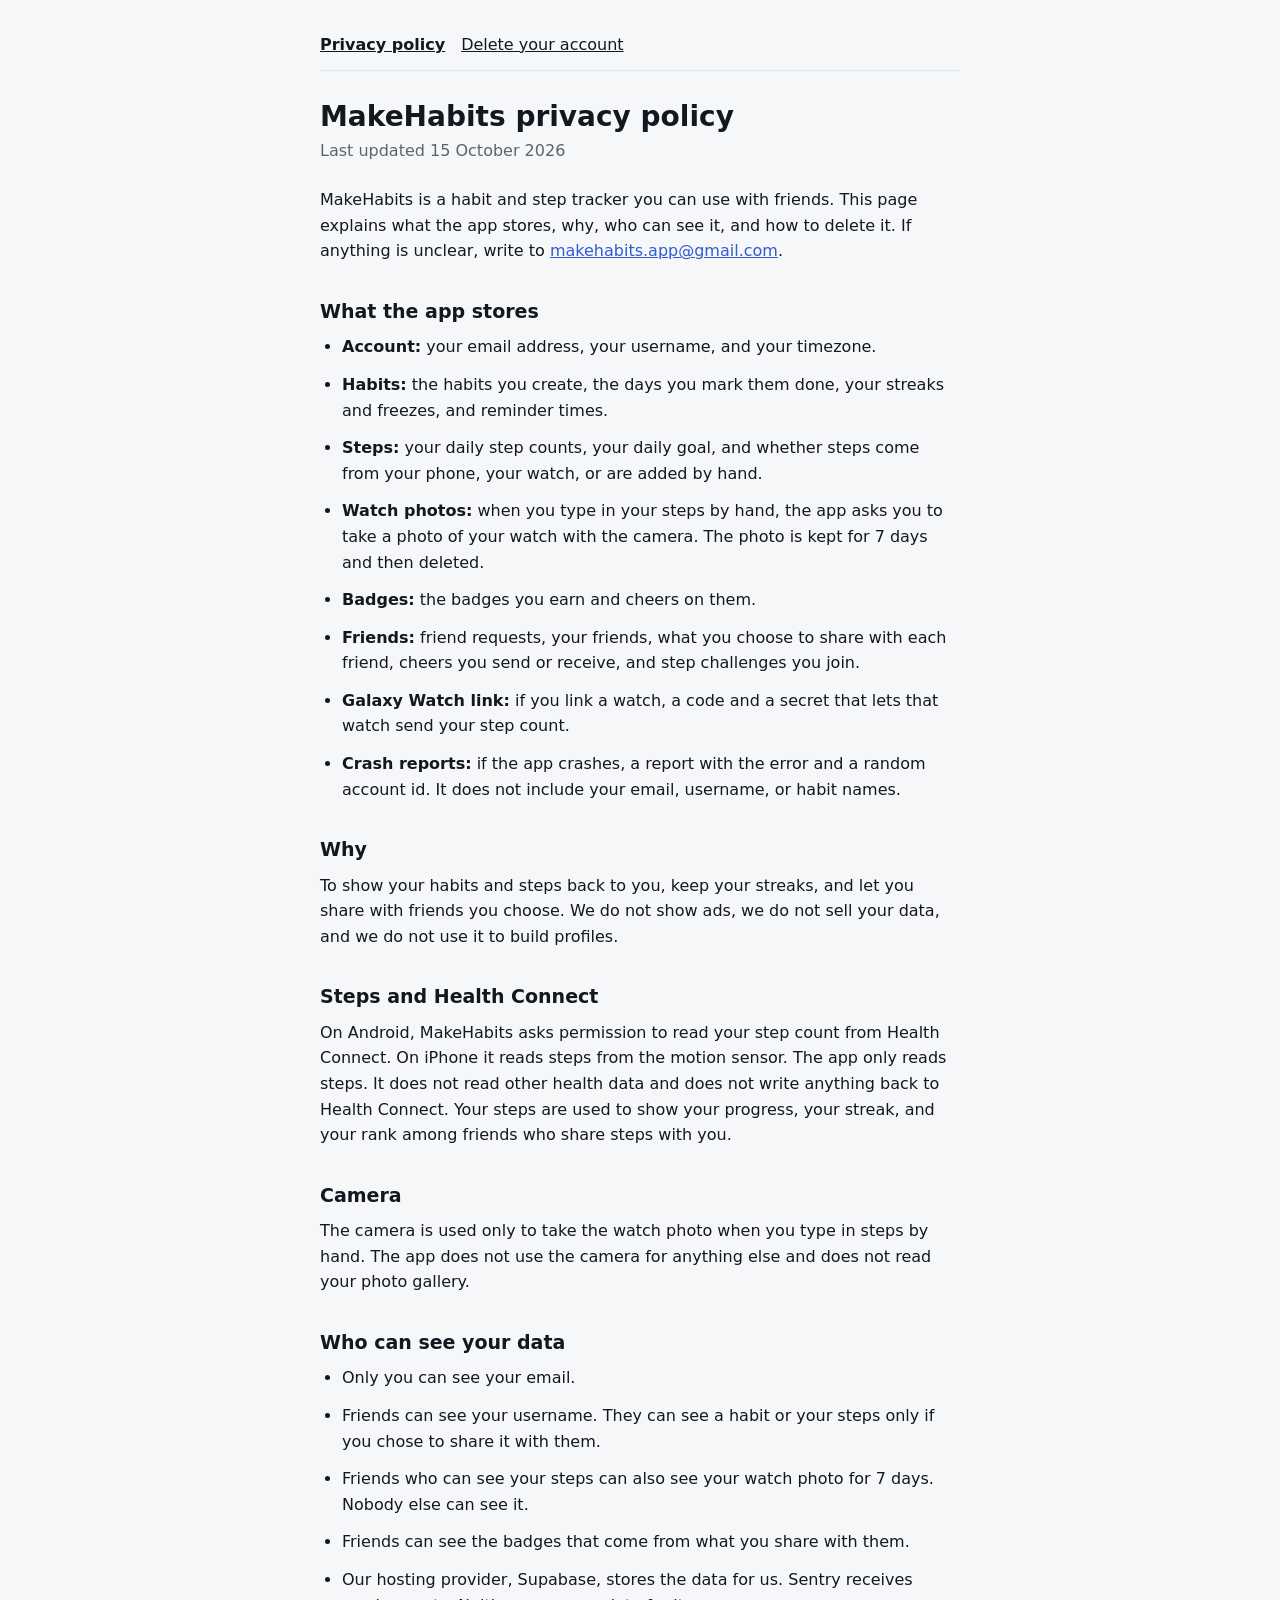
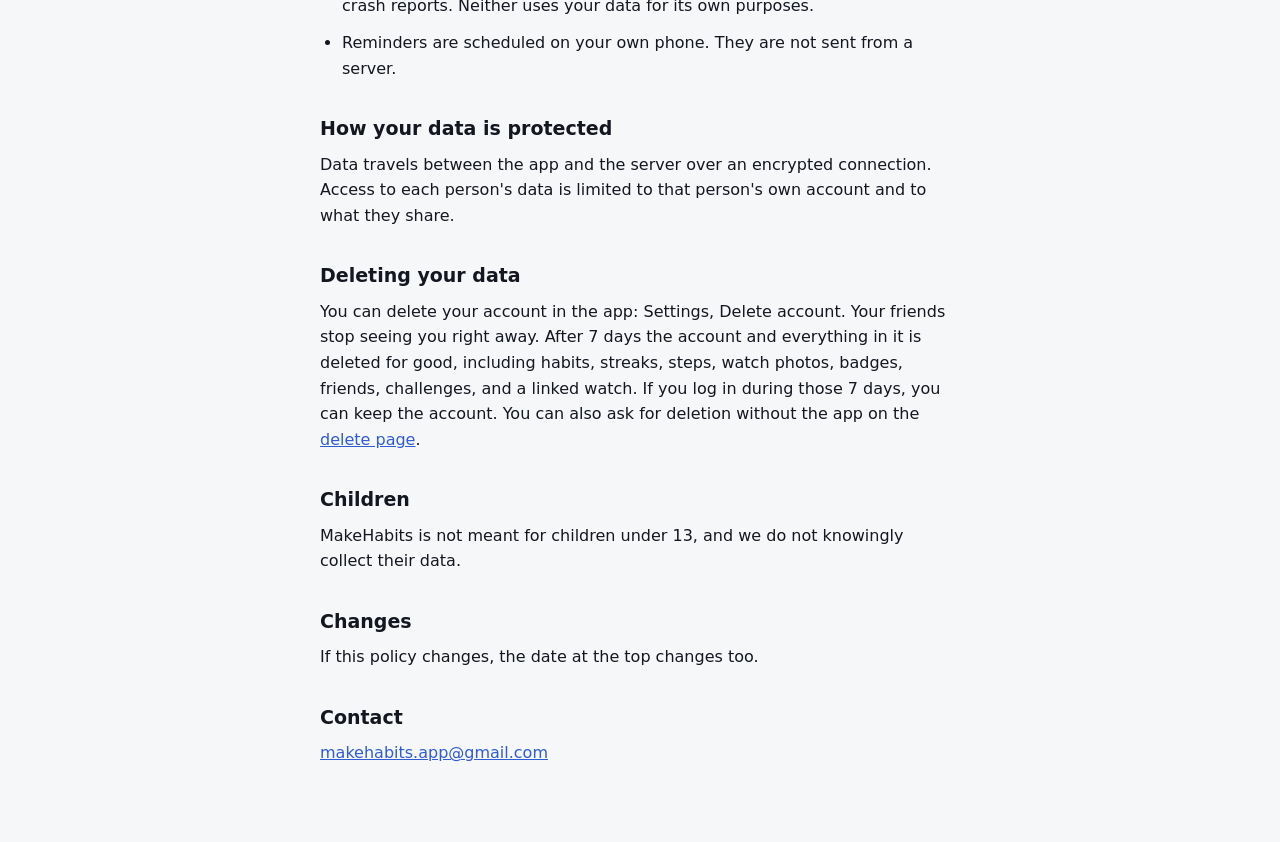
<file: index.html>
<!doctype html>
<html lang="en">
<head>
<meta charset="utf-8">
<meta name="viewport" content="width=device-width, initial-scale=1">
<title>MakeHabits privacy policy</title>
<link rel="stylesheet" href="style.css">
</head>
<body>
<main>
<nav><a href="index.html"><strong>Privacy policy</strong></a><a href="delete.html">Delete your account</a></nav>
<h1>MakeHabits privacy policy</h1>
<p class="meta">Last updated 15 October 2026</p>

<p>MakeHabits is a habit and step tracker you can use with friends. This page explains what the app stores, why, who can see it, and how to delete it. If anything is unclear, write to <a href="mailto:makehabits.app@gmail.com">makehabits.app@gmail.com</a>.</p>

<h2>What the app stores</h2>
<ul>
<li><strong>Account:</strong> your email address, your username, and your timezone.</li>
<li><strong>Habits:</strong> the habits you create, the days you mark them done, your streaks and freezes, and reminder times.</li>
<li><strong>Steps:</strong> your daily step counts, your daily goal, and whether steps come from your phone, your watch, or are added by hand.</li>
<li><strong>Watch photos:</strong> when you type in your steps by hand, the app asks you to take a photo of your watch with the camera. The photo is kept for 7 days and then deleted.</li>
<li><strong>Badges:</strong> the badges you earn and cheers on them.</li>
<li><strong>Friends:</strong> friend requests, your friends, what you choose to share with each friend, cheers you send or receive, and step challenges you join.</li>
<li><strong>Galaxy Watch link:</strong> if you link a watch, a code and a secret that lets that watch send your step count.</li>
<li><strong>Crash reports:</strong> if the app crashes, a report with the error and a random account id. It does not include your email, username, or habit names.</li>
</ul>

<h2>Why</h2>
<p>To show your habits and steps back to you, keep your streaks, and let you share with friends you choose. We do not show ads, we do not sell your data, and we do not use it to build profiles.</p>

<h2>Steps and Health Connect</h2>
<p>On Android, MakeHabits asks permission to read your step count from Health Connect. On iPhone it reads steps from the motion sensor. The app only reads steps. It does not read other health data and does not write anything back to Health Connect. Your steps are used to show your progress, your streak, and your rank among friends who share steps with you.</p>

<h2>Camera</h2>
<p>The camera is used only to take the watch photo when you type in steps by hand. The app does not use the camera for anything else and does not read your photo gallery.</p>

<h2>Who can see your data</h2>
<ul>
<li>Only you can see your email.</li>
<li>Friends can see your username. They can see a habit or your steps only if you chose to share it with them.</li>
<li>Friends who can see your steps can also see your watch photo for 7 days. Nobody else can see it.</li>
<li>Friends can see the badges that come from what you share with them.</li>
<li>Our hosting provider, Supabase, stores the data for us. Sentry receives crash reports. Neither uses your data for its own purposes.</li>
<li>Reminders are scheduled on your own phone. They are not sent from a server.</li>
</ul>

<h2>How your data is protected</h2>
<p>Data travels between the app and the server over an encrypted connection. Access to each person's data is limited to that person's own account and to what they share.</p>

<h2>Deleting your data</h2>
<p>You can delete your account in the app: Settings, Delete account. Your friends stop seeing you right away. After 7 days the account and everything in it is deleted for good, including habits, streaks, steps, watch photos, badges, friends, challenges, and a linked watch. If you log in during those 7 days, you can keep the account. You can also ask for deletion without the app on the <a href="delete.html">delete page</a>.</p>

<h2>Children</h2>
<p>MakeHabits is not meant for children under 13, and we do not knowingly collect their data.</p>

<h2>Changes</h2>
<p>If this policy changes, the date at the top changes too.</p>

<h2>Contact</h2>
<p><a href="mailto:makehabits.app@gmail.com">makehabits.app@gmail.com</a></p>
</main>
</body>
</html>
</file>
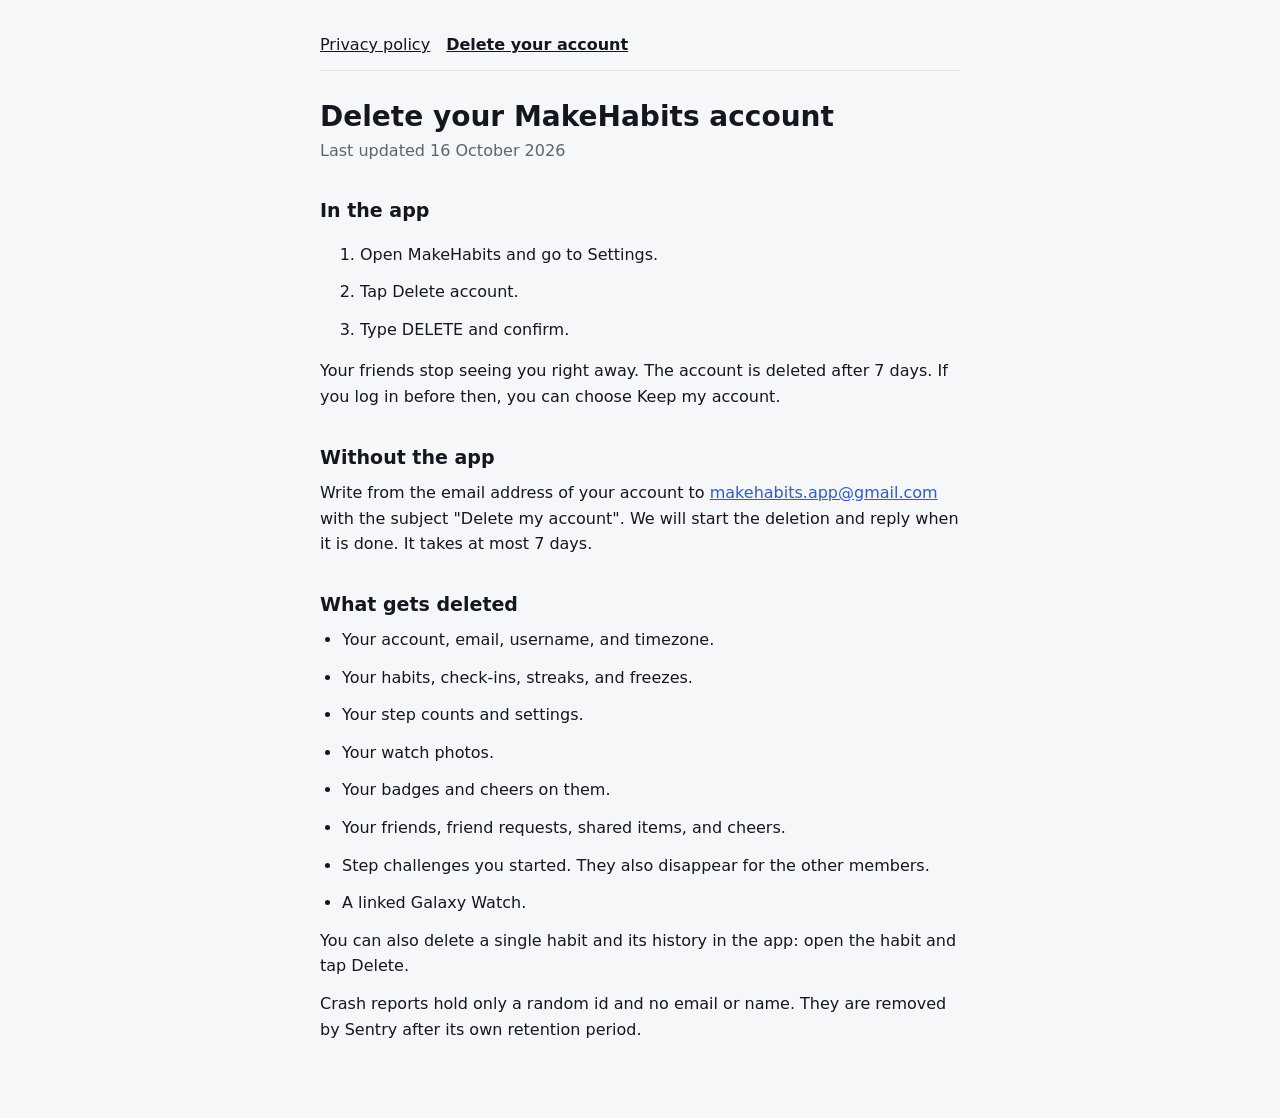
<file: delete.html>
<!doctype html>
<html lang="en">
<head>
<meta charset="utf-8">
<meta name="viewport" content="width=device-width, initial-scale=1">
<title>Delete your MakeHabits account</title>
<link rel="stylesheet" href="style.css">
</head>
<body>
<main>
<nav><a href="index.html">Privacy policy</a><a href="delete.html"><strong>Delete your account</strong></a></nav>
<h1>Delete your MakeHabits account</h1>
<p class="meta">Last updated 16 October 2026</p>

<h2>In the app</h2>
<ol>
<li>Open MakeHabits and go to Settings.</li>
<li>Tap Delete account.</li>
<li>Type DELETE and confirm.</li>
</ol>
<p>Your friends stop seeing you right away. The account is deleted after 7 days. If you log in before then, you can choose Keep my account.</p>

<h2>Without the app</h2>
<p>Write from the email address of your account to <a href="mailto:makehabits.app@gmail.com">makehabits.app@gmail.com</a> with the subject "Delete my account". We will start the deletion and reply when it is done. It takes at most 7 days.</p>

<h2>What gets deleted</h2>
<ul>
<li>Your account, email, username, and timezone.</li>
<li>Your habits, check-ins, streaks, and freezes.</li>
<li>Your step counts and settings.</li>
<li>Your watch photos.</li>
<li>Your badges and cheers on them.</li>
<li>Your friends, friend requests, shared items, and cheers.</li>
<li>Step challenges you started. They also disappear for the other members.</li>
<li>A linked Galaxy Watch.</li>
</ul>
<p>You can also delete a single habit and its history in the app: open the habit and tap Delete.</p>
<p>Crash reports hold only a random id and no email or name. They are removed by Sentry after its own retention period.</p>
</main>
</body>
</html>
</file>
<file: style.css>
:root{--bg:#F6F7F9;--fg:#14171F;--muted:#5B6472;--line:#E3E6EB;--link:#2F5BD3;color-scheme:light dark}
@media (prefers-color-scheme:dark){:root{--bg:#0C0E12;--fg:#ECEEF2;--muted:#9BA3B1;--line:#222730;--link:#8DB0FF}}
*{box-sizing:border-box}
body{margin:0;background:var(--bg);color:var(--fg);font:16px/1.6 system-ui,-apple-system,"Segoe UI",Roboto,sans-serif}
main{max-width:680px;margin:0 auto;padding:32px 20px 64px}
h1{font-size:28px;line-height:1.25;margin:0 0 4px}
h2{font-size:19px;margin:32px 0 8px}
p,li{margin:0 0 12px}
ul{padding-left:22px;margin:0 0 12px}
.meta{color:var(--muted);margin-bottom:24px}
a{color:var(--link)}
nav{display:flex;gap:16px;margin-bottom:28px;padding-bottom:12px;border-bottom:1px solid var(--line)}
nav a{color:var(--fg)}
code{background:var(--line);padding:1px 6px;border-radius:4px}
</file>
